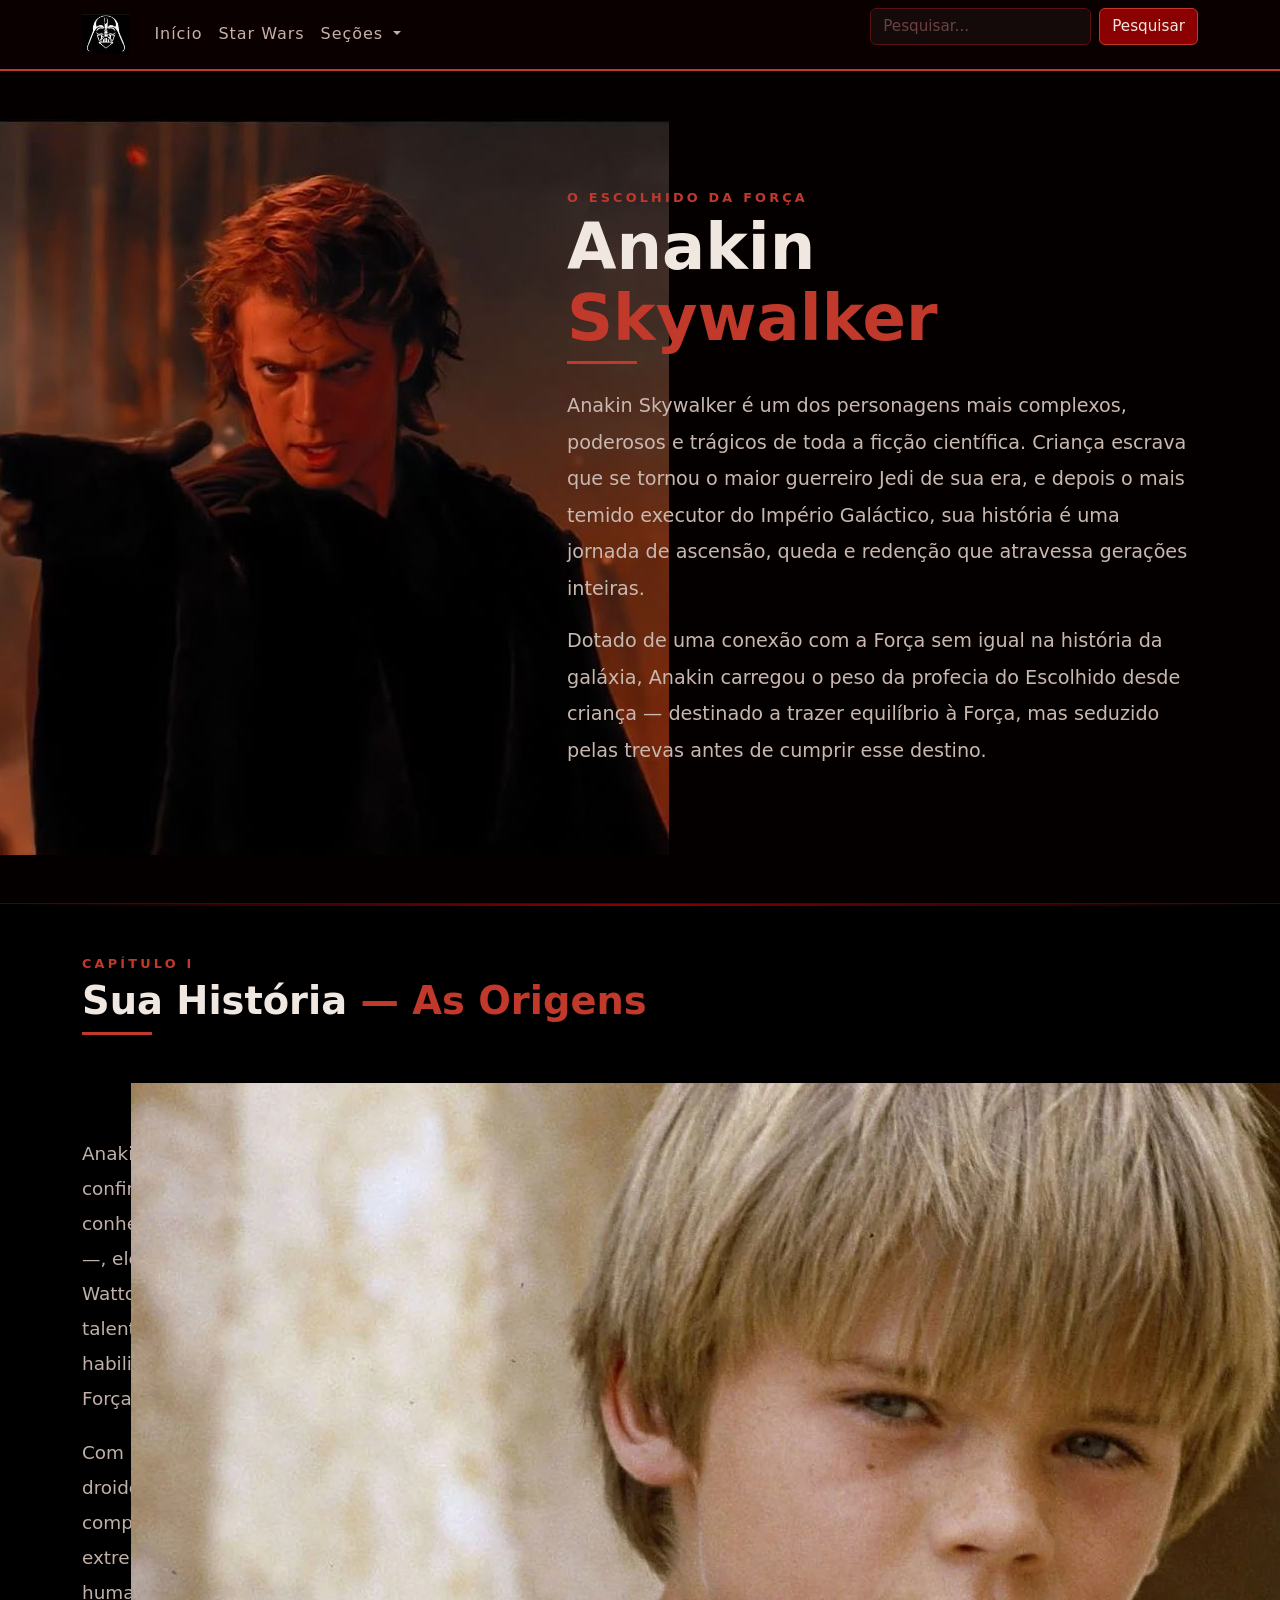
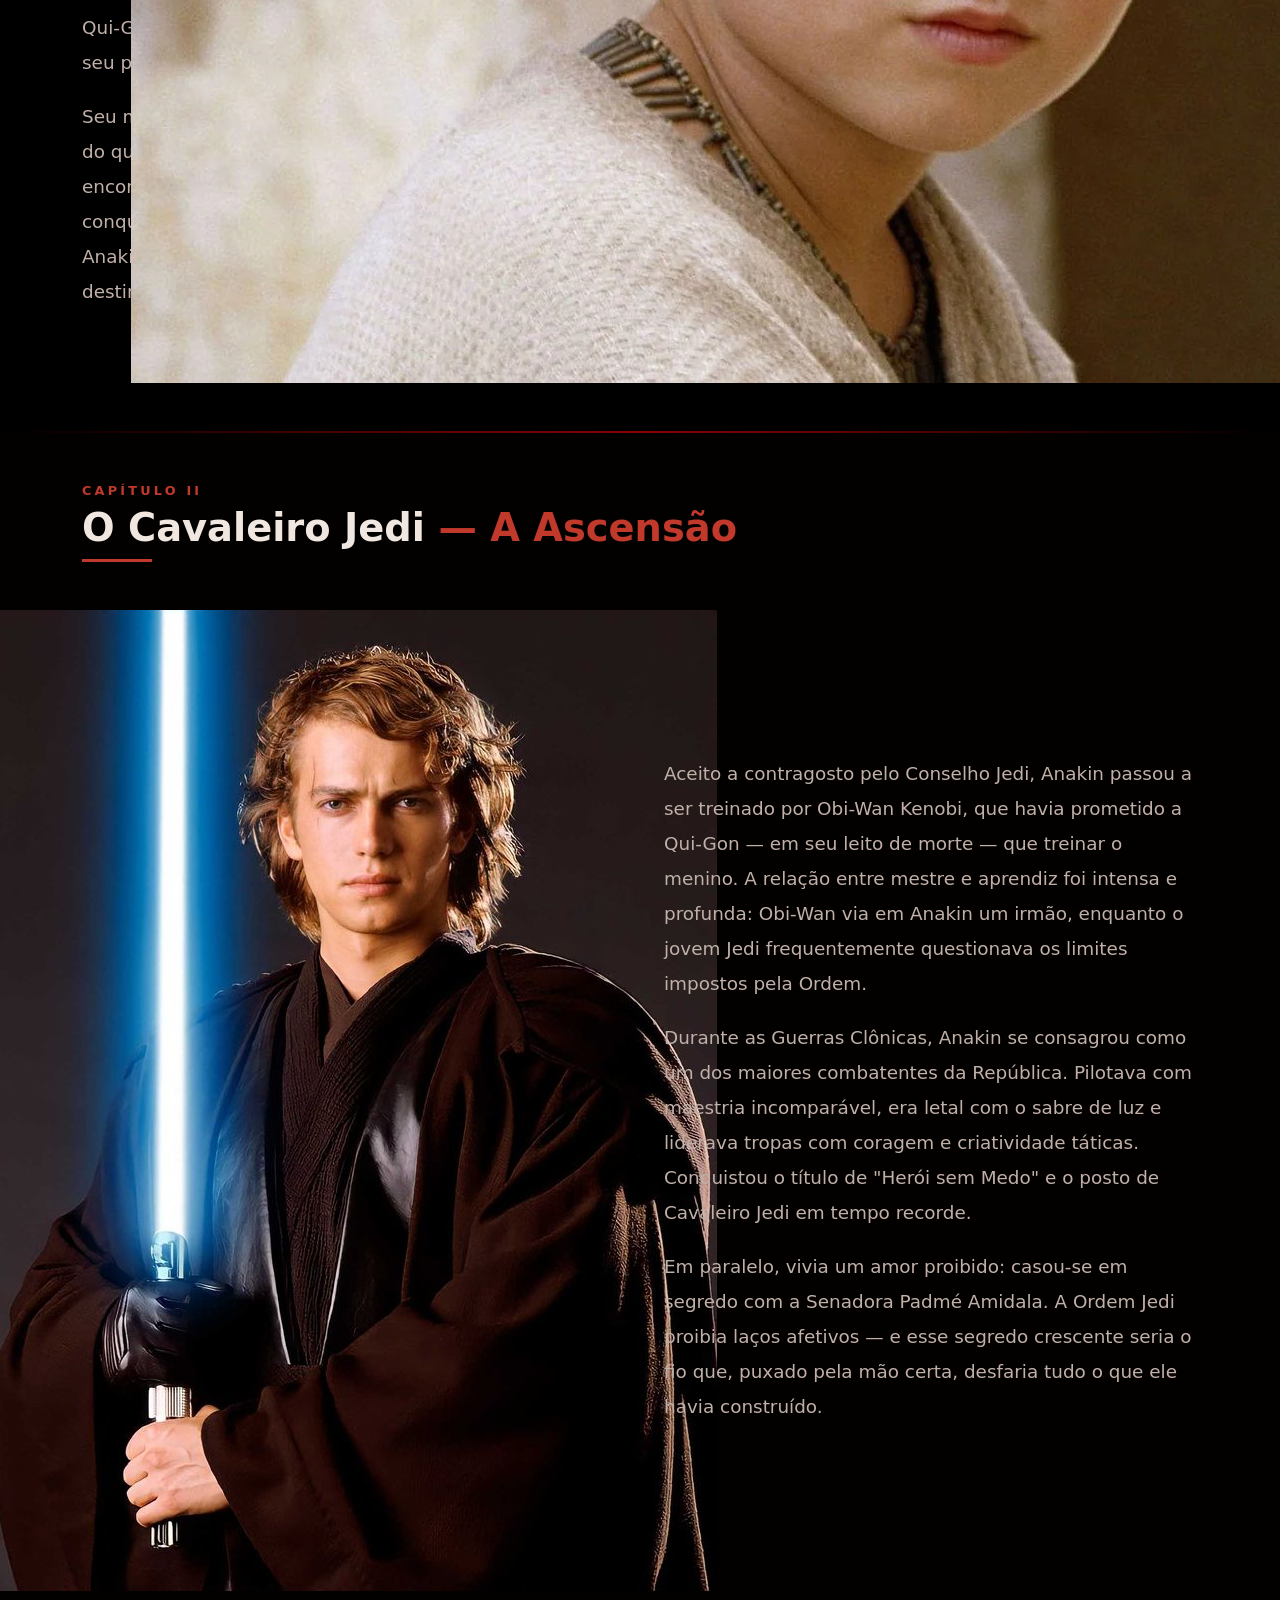
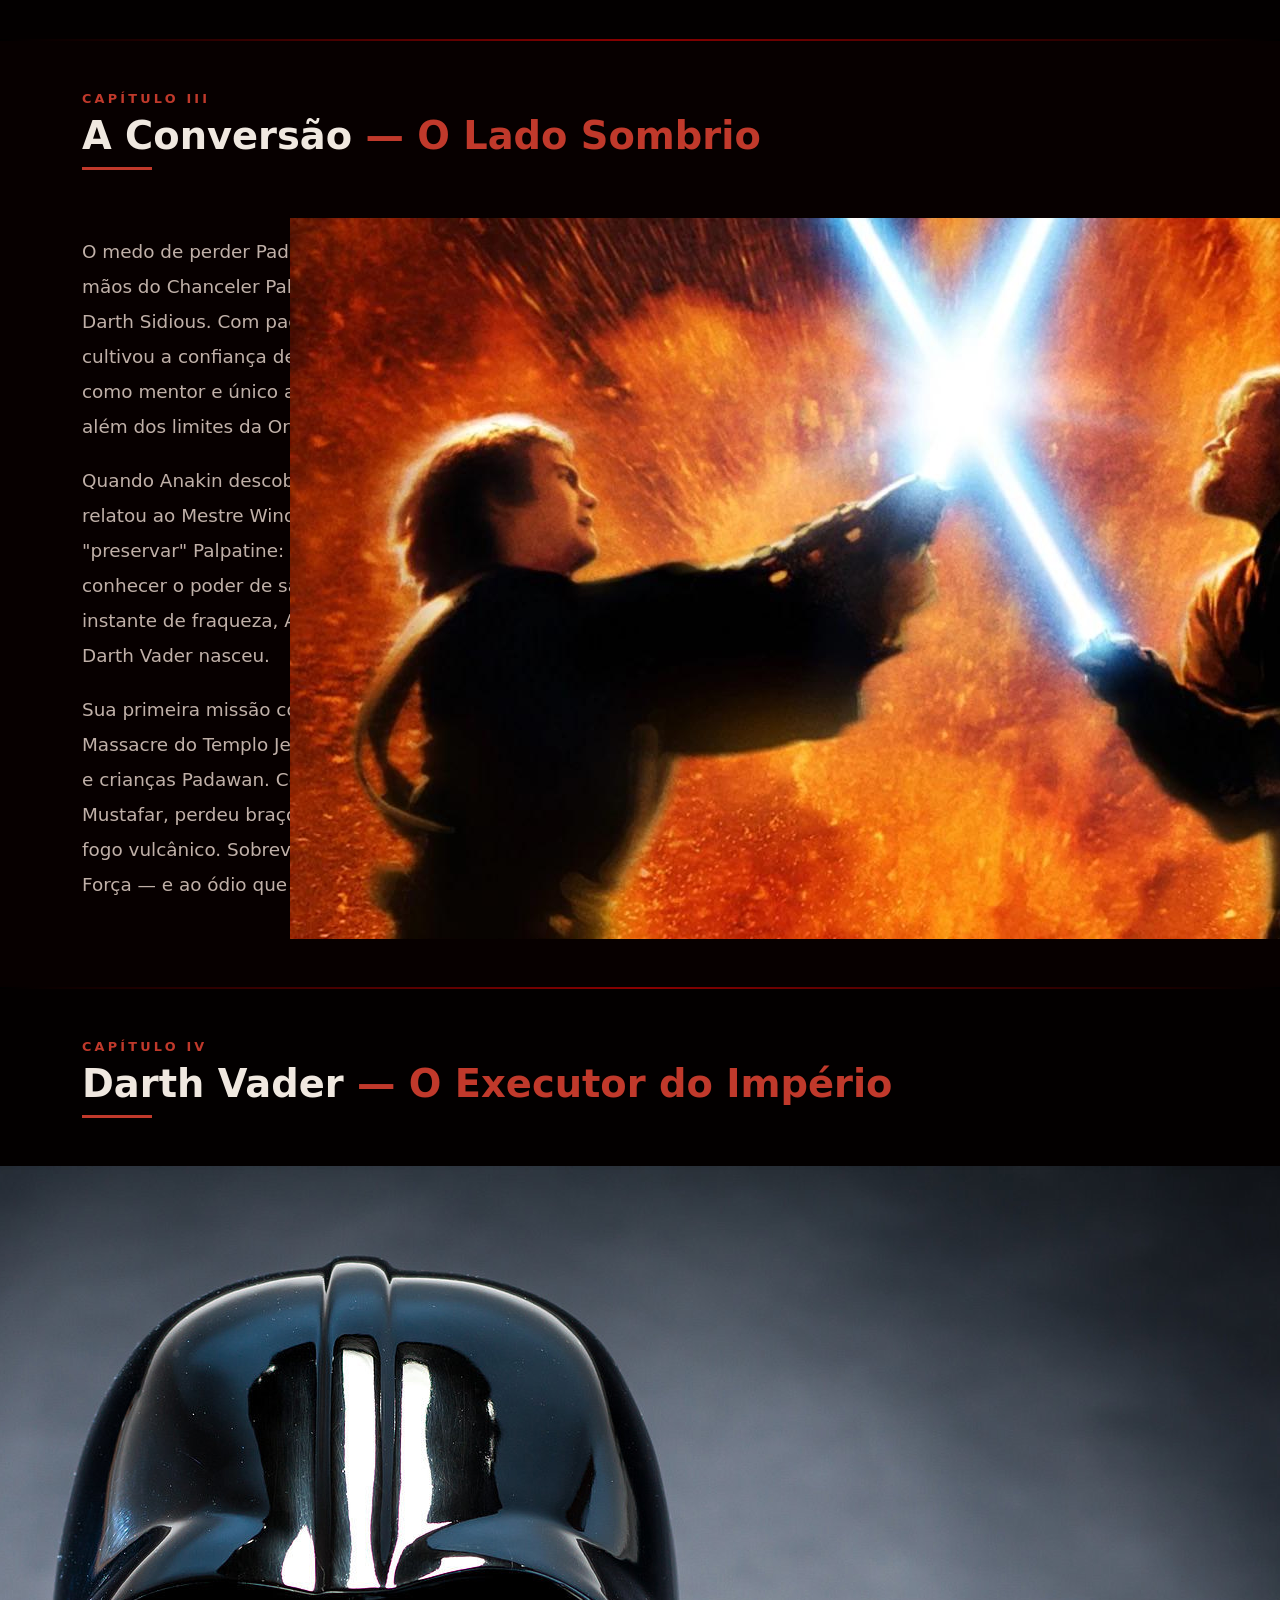
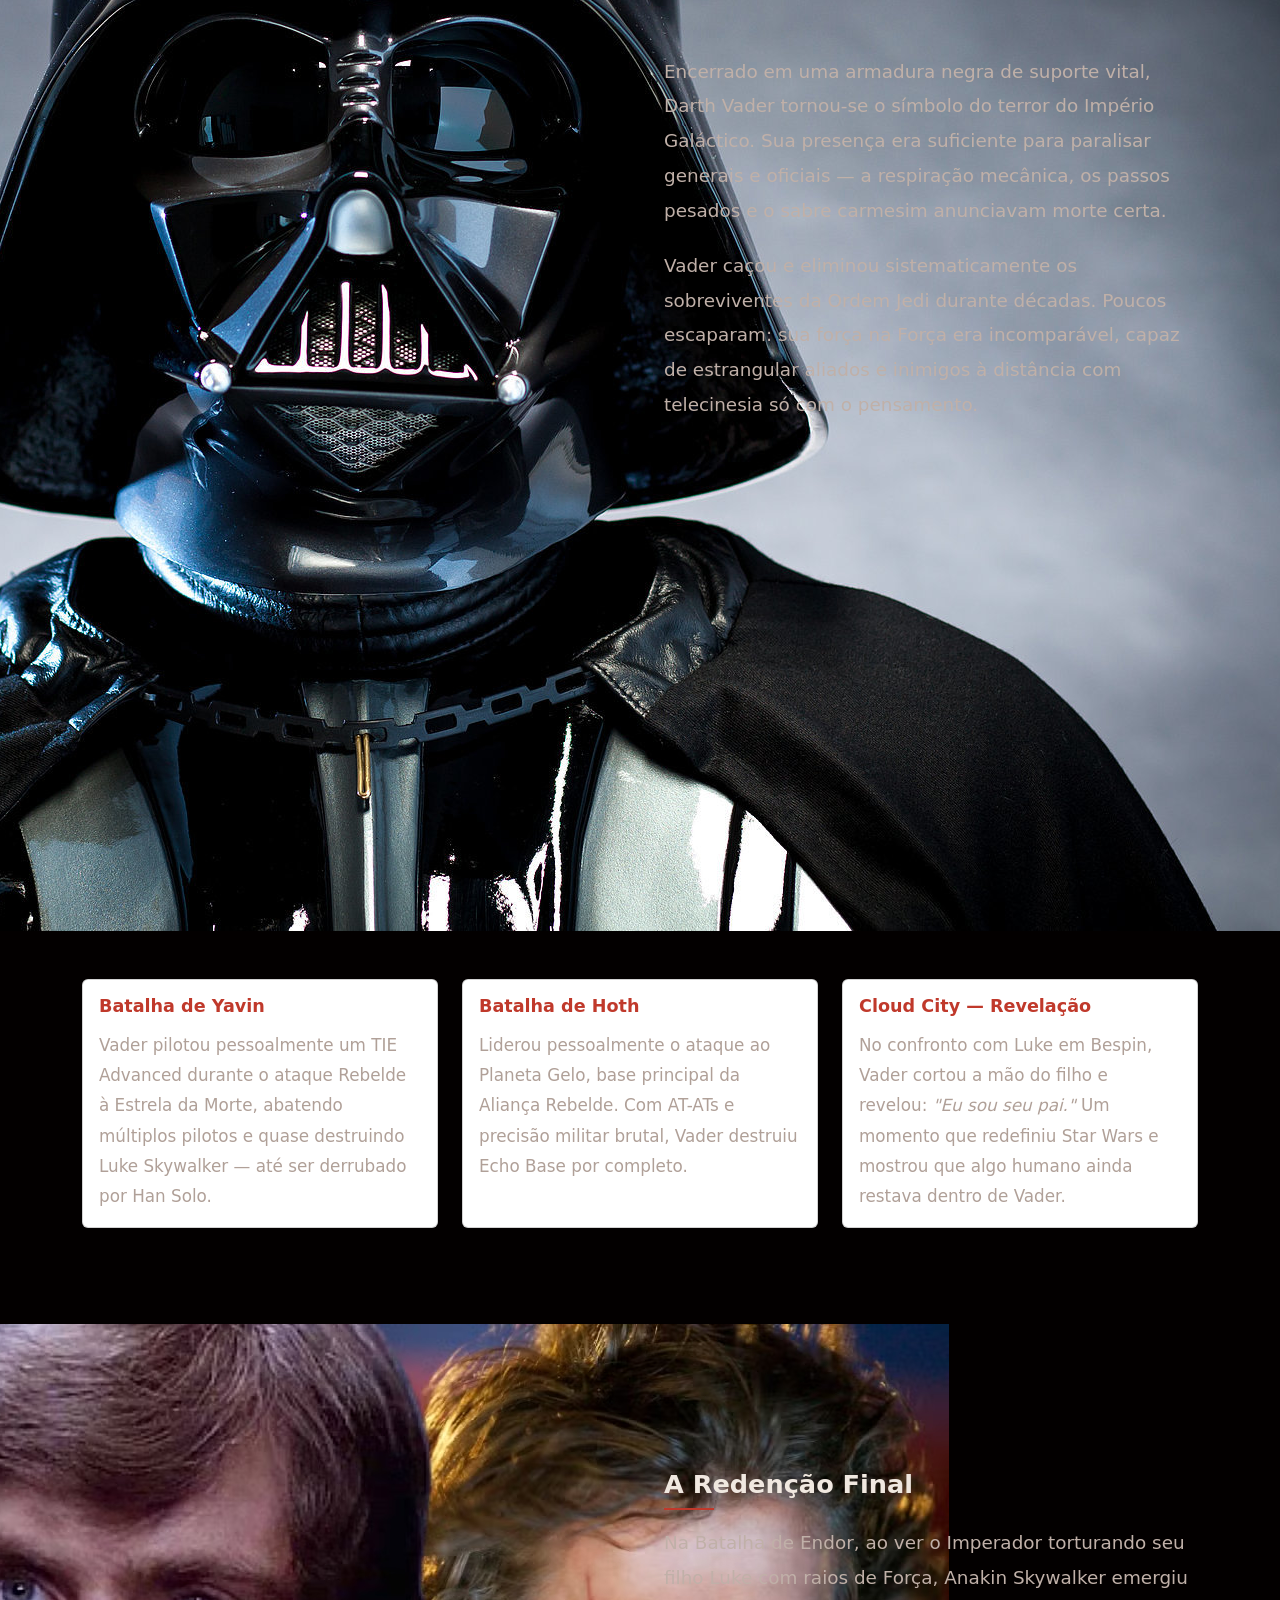
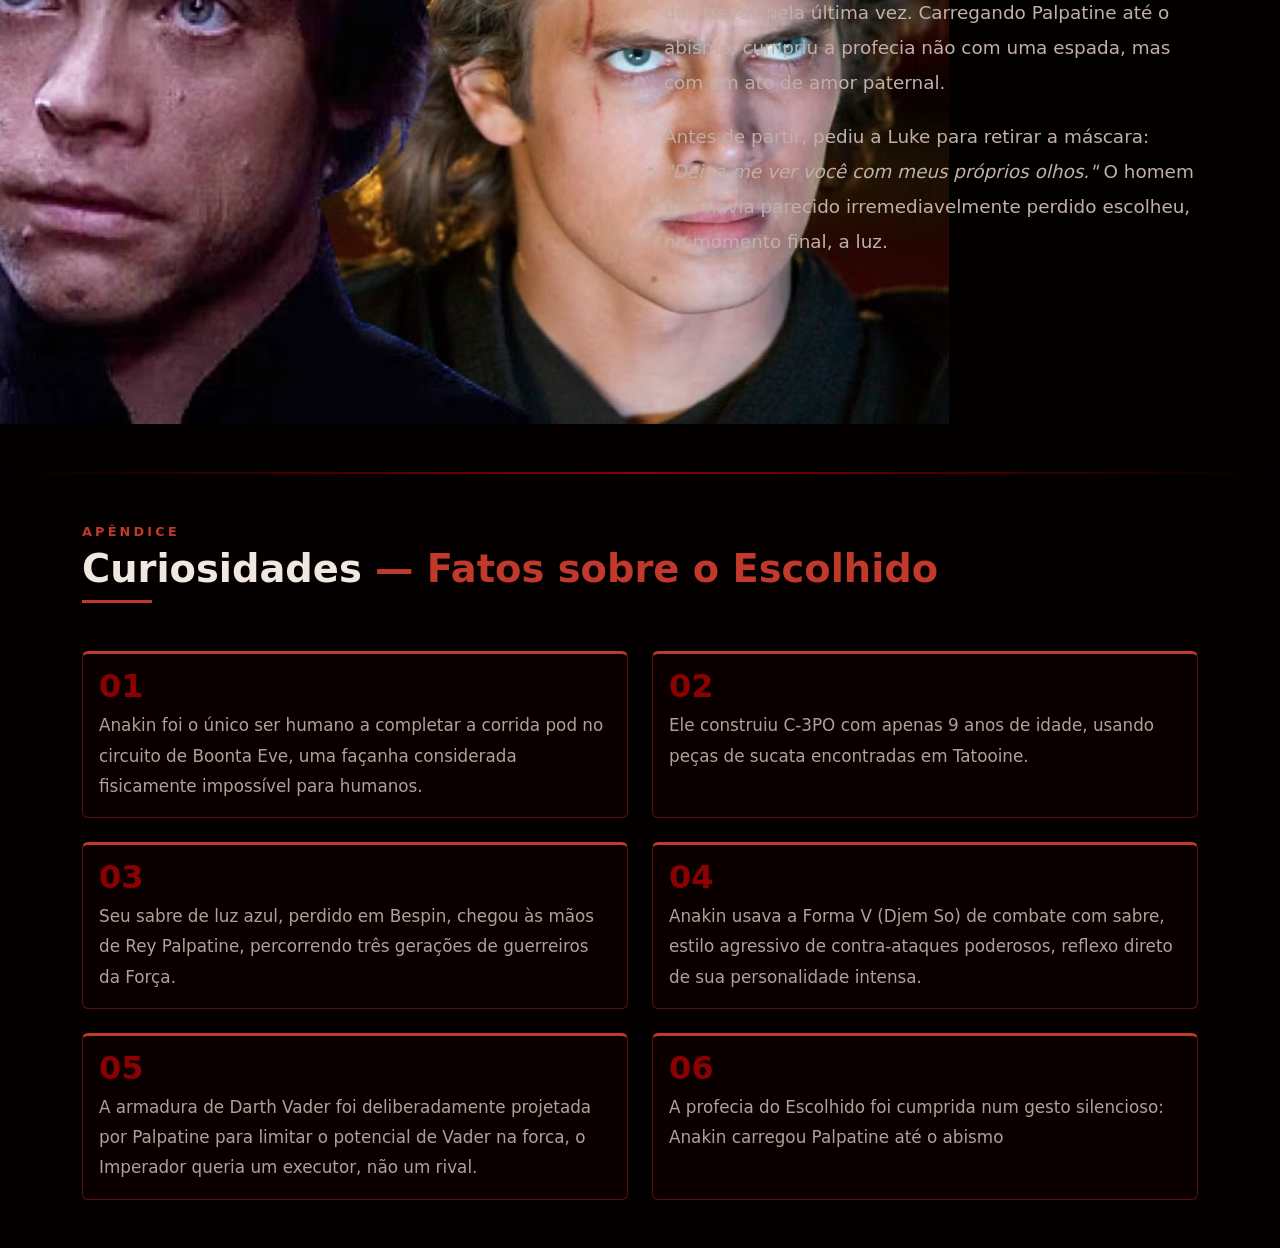
<file: index.html>
<html lang="pt-br">
<head>
    <meta charset="UTF-8">
    <meta name="viewport" content="width=device-width, initial-scale=1.0">
    <title>Anakin Skywalker</title>
    <link href="https://cdn.jsdelivr.net/npm/bootstrap@5.3.8/dist/css/bootstrap.min.css" rel="stylesheet"
        integrity="sha384-sRIl4kxILFvY47J16cr9ZwB07vP4J8+LH7qKQnuqkuIAvNWLzeN8tE5YBujZqJLB" crossorigin="anonymous">
    <link rel="stylesheet" href="style.css">
</head>
<body id="body-main">

    <!-- NAVBAR -->
    <nav class="navbar navbar-expand-lg navbar-dark" id="navbar-main">
        <div class="container">
            <a class="navbar-brand" href="home.html">
                <img class="Imperador" src="assets/download.jpg" alt="Logo" height="40">
            </a>
            <button class="navbar-toggler" type="button" data-bs-toggle="collapse"
                data-bs-target="#navbarContent" aria-controls="navbarContent"
                aria-expanded="false" aria-label="Toggle navigation">
                <span class="navbar-toggler-icon"></span>
            </button>
            <div class="collapse navbar-collapse" id="navbarContent">
                <ul class="navbar-nav me-auto mb-2 mb-lg-0">
                    <li class="nav-item">
                        <a class="nav-link" href="home.html">Início</a>
                    </li>
                    <li class="nav-item">
                        <a class="nav-link" href="#">Star Wars</a>
                    </li>
                    <li class="nav-item dropdown">
                        <a class="nav-link dropdown-toggle" href="#" id="navbarDropdown"
                            role="button" data-bs-toggle="dropdown" aria-expanded="false">
                            Seções
                        </a>
                        <ul class="dropdown-menu" id="dropdown-menu" aria-labelledby="navbarDropdown">
                            <li><a class="dropdown-item" href="presentation.html">Apresentação</a></li>
                            <li><a class="dropdown-item" href="#">Origem</a></li>
                            <li><a class="dropdown-item" href="#">A Queda</a></li>
                            <li><a class="dropdown-item" href="#">Fórum</a></li>
                        </ul>
                    </li>
                </ul>
                <form class="d-flex">
                    <input class="form-control me-2" type="search" placeholder="Pesquisar..." aria-label="Search">
                    <button class="btn" id="btn-search" type="submit">Pesquisar</button>
                </form>
            </div>
        </div>
    </nav>

    <!-- O ESCOLHIDOOOO -->
    <section id="hero" class="py-5">
        <div class="container">
            <div class="row align-items-center g-5">
                <div class="col-md-5 text-center">
                    <div class="img-flex d-flex align-items-center justify-content-center" id="hero-img">
                       <img class="Imperador" src="assets/anakin.bravo.jpg" alt="">
                    </div>
                </div>
                <div class="col-md-7">
                    <p class="section-label">O ESCOLHIDO DA FORÇA</p>
                    <h1 id="hero-title">Anakin<br><span id="hero-surname">Skywalker</span></h1>
                    <div class="red-line mb-4"></div>
                    <p class="lead-text">
                        Anakin Skywalker é um dos personagens mais complexos, poderosos e trágicos de toda a ficção científica.
                        Criança escrava que se tornou o maior guerreiro Jedi de sua era, e depois o mais temido executor do Império Galáctico,
                        sua história é uma jornada de ascensão, queda e redenção que atravessa gerações inteiras.
                    </p>
                    <p class="lead-text">
                        Dotado de uma conexão com a Força sem igual na história da galáxia, Anakin carregou o peso da profecia do Escolhido
                        desde criança — destinado a trazer equilíbrio à Força, mas seduzido pelas trevas antes de cumprir esse destino.
                    </p>
                </div>
            </div>
        </div>
    </section>

    <div class="section-divider"></div>

    <!-- SEÇÃO 1: SUA HISTÓRIA -->
    <section id="historia" class="py-5">
        <div class="container">
            <div class="row mb-4">
                <div class="col-12">
                    <p class="section-label">CAPÍTULO I</p>
                    <h2 class="section-title">Sua História <span class="red-text">— As Origens</span></h2>
                    <div class="red-line mb-4"></div>
                </div>
            </div>
            <div class="row align-items-center g-5">
                <div class="col-md-6">
                    <p class="body-text">
                        Anakin nasceu em Tatooine, um planeta desértico nos confins da Galáxia, filho de Shmi Skywalker.
                        Sem pai conhecido — acredita-se que a própria Força o concebeu —, ele e sua mãe viviam
                        como escravos do Toydarian Watto, em Mos Espa. Desde cedo, Anakin mostrava talentos inexplicáveis:
                        reflexos sobre-humanos, habilidade inata com mecânica e uma sensibilidade à Força que
                        nenhum ser vivo havia demonstrado antes.
                    </p>
                    <p class="body-text">
                        Com apenas nove anos, Anakin já havia construído o droide de protocolo C-3PO a partir de
                        peças de sucata, e competia em corridas de pod — modalidade extremamente perigosa, considerada
                        impossível para humanos. Foi durante a corrida de Boonta Eve que o Jedi Qui-Gon Jinn o
                        descobriu, reconhecendo imediatamente seu potencial extraordinário.
                    </p>
                    <p class="body-text">
                        Seu midichlorian count superava 20.000 por célula, mais do que o próprio Mestre Yoda.
                        Qui-Gon acreditou ter encontrado o Escolhido da antiga profecia Jedi. Após conquistar
                        sua liberdade em uma aposta arriscada, Anakin deixou Tatooine — e sua mãe — rumo a um destino muito maior.
                    </p>
                </div>
                <div class="col-md-6">
                    <div class="img-flex d-flex align-items-center justify-content-center">
                       <img class="Imperador" src="assets/anakin.crianca.webp" alt="">
                    </div>
                </div>
            </div>
        </div>
    </section>

    <div class="section-divider"></div>

    <!-- SEÇÃO 2: O CAVALEIRO JEDI -->
    <section id="jedi" class="py-5">
        <div class="container">
            <div class="row mb-4">
                <div class="col-12">
                    <p class="section-label">CAPÍTULO II</p>
                    <h2 class="section-title">O Cavaleiro Jedi <span class="red-text">— A Ascensão</span></h2>
                    <div class="red-line mb-4"></div>
                </div>
            </div>
            <div class="row align-items-center g-5">
                <div class="col-md-6 order-md-2">
                    <p class="body-text">
                        Aceito a contragosto pelo Conselho Jedi, Anakin passou a ser treinado por Obi-Wan Kenobi,
                        que havia prometido a Qui-Gon — em seu leito de morte — que treinar o menino. A relação entre
                        mestre e aprendiz foi intensa e profunda: Obi-Wan via em Anakin um irmão, enquanto o jovem
                        Jedi frequentemente questionava os limites impostos pela Ordem.
                    </p>
                    <p class="body-text">
                        Durante as Guerras Clônicas, Anakin se consagrou como um dos maiores combatentes da
                        República. Pilotava com maestria incomparável, era letal com o sabre de luz e liderava
                        tropas com coragem e criatividade táticas. Conquistou o título de "Herói sem Medo"
                        e o posto de Cavaleiro Jedi em tempo recorde.
                    </p>
                    <p class="body-text">
                        Em paralelo, vivia um amor proibido: casou-se em segredo com a Senadora Padmé Amidala.
                        A Ordem Jedi proibia laços afetivos — e esse segredo crescente seria o fio que, puxado
                        pela mão certa, desfaria tudo o que ele havia construído.
                    </p>
                </div>
                <div class="col-md-6 order-md-1">
                    <div class="img-flex d-flex align-items-center justify-content-center">
                       <img class="Imperador" src="assets/anakin.jedi.jpg" alt="">
                    </div>
                </div>
            </div>
        </div>
    </section>

    <div class="section-divider"></div>

    <!-- SEÇÃO 3: A QUEDA -->
    <section id="queda" class="py-5">
        <div class="container">
            <div class="row mb-4">
                <div class="col-12">
                    <p class="section-label">CAPÍTULO III</p>
                    <h2 class="section-title">A Conversão <span class="red-text">— O Lado Sombrio</span></h2>
                    <div class="red-line mb-4"></div>
                </div>
            </div>
            <div class="row align-items-center g-5">
                <div class="col-md-6">
                    <p class="body-text">
                        O medo de perder Padmé tornou-se a arma perfeita nas mãos do Chanceler Palpatine,
                        na verdade o Lorde Sith Darth Sidious. Com paciência calculada, Palpatine cultivou
                        a confiança de Anakin por anos, posicionando-se como mentor e único aliado capaz
                        de compreendê-lo além dos limites da Ordem Jedi.
                    </p>
                    <p class="body-text">
                        Quando Anakin descobriu que Palpatine era um Sith, relatou ao Mestre Windu — mas interveio
                        na luta para "preservar" Palpatine: a única pessoa que afirmava conhecer o poder de salvar
                        alguém da morte. Naquele instante de fraqueza, Anakin Skywalker morreu — e Darth Vader nasceu.
                    </p>
                    <p class="body-text">
                        Sua primeira missão como Sith foi devastadora: liderou o Massacre do Templo Jedi,
                        eliminando mestres, cavaleiros e crianças Padawan. Confrontado por Obi-Wan em Mustafar,
                        perdeu braços, pernas e foi consumido pelo fogo vulcânico. Sobreviveu apenas graças
                        ao poder da Força — e ao ódio que agora o sustentava.
                    </p>
                </div>
                <div class="col-md-6">
                    <div class="img-flex d-flex align-items-center justify-content-center">
                      <img class="Imperador" src="assets/a-queda-em-mustafar.jpeg" alt="">
                    </div>
                </div>
            </div>
        </div>
    </section>

    <div class="section-divider"></div>

    <!-- SEÇÃO 4: DARTH VADER -->
    <section id="vader" class="py-5">
        <div class="container">
            <div class="row mb-4">
                <div class="col-12">
                    <p class="section-label">CAPÍTULO IV</p>
                    <h2 class="section-title">Darth Vader <span class="red-text">— O Executor do Império</span></h2>
                    <div class="red-line mb-4"></div>
                </div>
            </div>
            <div class="row align-items-center g-5 mb-5">
                <div class="col-md-6 order-md-2">
                    <p class="body-text">
                        Encerrado em uma armadura negra de suporte vital, Darth Vader tornou-se o símbolo do terror
                        do Império Galáctico. Sua presença era suficiente para paralisar generais e oficiais —
                        a respiração mecânica, os passos pesados e o sabre carmesim anunciavam morte certa.
                    </p>
                    <p class="body-text">
                        Vader caçou e eliminou sistematicamente os sobreviventes da Ordem Jedi durante décadas.
                        Poucos escaparam: sua força na Força era incomparável, capaz de estrangular aliados
                        e inimigos à distância com telecinesia só com o pensamento.
                    </p>
                </div>
                <div class="col-md-6 order-md-1">
                    <div class="img-flex d-flex align-items-center justify-content-center">
                        <img class="Imperador" src="assets/darth.vader.jpg" alt="darth vader malvadao">
                    </div>
                </div>
            </div>

            <div class="row g-4">
                <div class="col-md-4">
                    <div class="card h-100" id="card-obra1">
                        <div class="card-body">
                            <h5 class="card-title card-title-red">Batalha de Yavin</h5>
                            <p class="card-text card-body-text">
                                Vader pilotou pessoalmente um TIE Advanced durante o ataque Rebelde à Estrela da Morte,
                                abatendo múltiplos pilotos e quase destruindo Luke Skywalker — até ser derrubado por Han Solo.
                            </p>
                        </div>
                    </div>
                </div>
                <div class="col-md-4">
                    <div class="card h-100" id="card-obra2">
                        <div class="card-body">
                            <h5 class="card-title card-title-red">Batalha de Hoth</h5>
                            <p class="card-text card-body-text">
                                Liderou pessoalmente o ataque ao Planeta Gelo, base principal da Aliança Rebelde.
                                Com AT-ATs e precisão militar brutal, Vader destruiu Echo Base por completo.
                            </p>
                        </div>
                    </div>
                </div>
                <div class="col-md-4">
                    <div class="card h-100" id="card-obra3">
                        <div class="card-body">
                            <h5 class="card-title card-title-red">Cloud City — Revelação</h5>
                            <p class="card-text card-body-text">
                                No confronto com Luke em Bespin, Vader cortou a mão do filho e revelou:
                                <em>"Eu sou seu pai."</em> Um momento que redefiniu Star Wars e mostrou que
                                algo humano ainda restava dentro de Vader.
                            </p>
                        </div>
                    </div>
                </div>
            </div>

            <div class="row mt-5 align-items-center g-5">
                <div class="col-md-6">
                    <div class="img-flex d-flex align-items-center justify-content-center">
                       <img class="Imperador" src="assets/amigos-inimigos.avif" alt="">
                    </div>
                </div>
                <div class="col-md-6">
                    <h4 class="subsection-title">A Redenção Final</h4>
                    <div class="red-line-sm mb-3"></div>
                    <p class="body-text">
                        Na Batalha de Endor, ao ver o Imperador torturando seu filho Luke com raios de Força,
                        Anakin Skywalker emergiu das trevas pela última vez. Carregando Palpatine até o abismo,
                        cumpriu a profecia não com uma espada, mas com um ato de amor paternal.
                    </p>
                    <p class="body-text">
                        Antes de partir, pediu a Luke para retirar a máscara: <em>"Deixa-me ver você com meus
                        próprios olhos."</em> O homem que havia parecido irremediavelmente perdido escolheu,
                        no momento final, a luz.
                    </p>
                </div>
            </div>
        </div>
    </section>

    <div class="section-divider"></div>

    <!-- SEÇÃO 5: CURIOSIDADES -->
    <section id="curiosidades" class="py-5">
        <div class="container">
            <div class="row mb-4">
                <div class="col-12">
                    <p class="section-label">APÊNDICE</p>
                    <h2 class="section-title">Curiosidades <span class="red-text">— Fatos sobre o Escolhido</span></h2>
                    <div class="red-line mb-4"></div>
                </div>
            </div>
            <div class="row g-4">
                <div class="col-md-6">
                    <div class="card h-100 curio-card">
                        <div class="card-body">
                            <h6 class="curio-number">01</h6>
                            <p class="card-text card-body-text">
                                Anakin foi o único ser humano a completar a corrida pod no circuito de Boonta Eve,
                                uma façanha considerada fisicamente impossível para humanos.
                            </p>
                        </div>
                    </div>
                </div>
                <div class="col-md-6">
                    <div class="card h-100 curio-card">
                        <div class="card-body">
                            <h6 class="curio-number">02</h6>
                            <p class="card-text card-body-text">
                                Ele construiu C-3PO com apenas 9 anos de idade, usando peças de sucata encontradas
                                em Tatooine.
                            </p>
                        </div>
                    </div>
                </div>
                <div class="col-md-6">
                    <div class="card h-100 curio-card">
                        <div class="card-body">
                            <h6 class="curio-number">03</h6>
                            <p class="card-text card-body-text">
                                Seu sabre de luz azul, perdido em Bespin, chegou às mãos de Rey Palpatine,
                                percorrendo três gerações de guerreiros da Força.
                            </p>
                        </div>
                    </div>
                </div>
                <div class="col-md-6">
                    <div class="card h-100 curio-card">
                        <div class="card-body">
                            <h6 class="curio-number">04</h6>
                            <p class="card-text card-body-text">
                                Anakin usava a Forma V (Djem So) de combate com sabre, estilo agressivo de
                                contra-ataques poderosos, reflexo direto de sua personalidade intensa.
                            </p>
                        </div>
                    </div>
                </div>
                <div class="col-md-6">
                    <div class="card h-100 curio-card">
                        <div class="card-body">
                            <h6 class="curio-number">05</h6>
                            <p class="card-text card-body-text">
                                A armadura de Darth Vader foi deliberadamente projetada por Palpatine para limitar
                                o potencial de Vader na forca, o Imperador queria um executor, não um rival.
                            </p>
                        </div>
                    </div>
                </div>
                <div class="col-md-6">
                    <div class="card h-100 curio-card">
                        <div class="card-body">
                            <h6 class="curio-number">06</h6>
                            <p class="card-text card-body-text">
                                A profecia do Escolhido foi cumprida num gesto silencioso: Anakin carregou Palpatine
                                até o abismo
                            </p>
                        </div>
                    </div>
                </div>
            </div>
        </div>
    </section>

    <script src="https://cdn.jsdelivr.net/npm/bootstrap@5.0.2/dist/js/bootstrap.bundle.min.js"
        integrity="sha384-MrcW6ZMFYlzcLA8Nl+NtUVF0sA7MsXsP1UyJoMp4YLEuNSfAP+JcXn/tWtIaxVXM"
        crossorigin="anonymous"></script>
    <script src="scripts/script.js"></script>
</body>
</html>
</file>
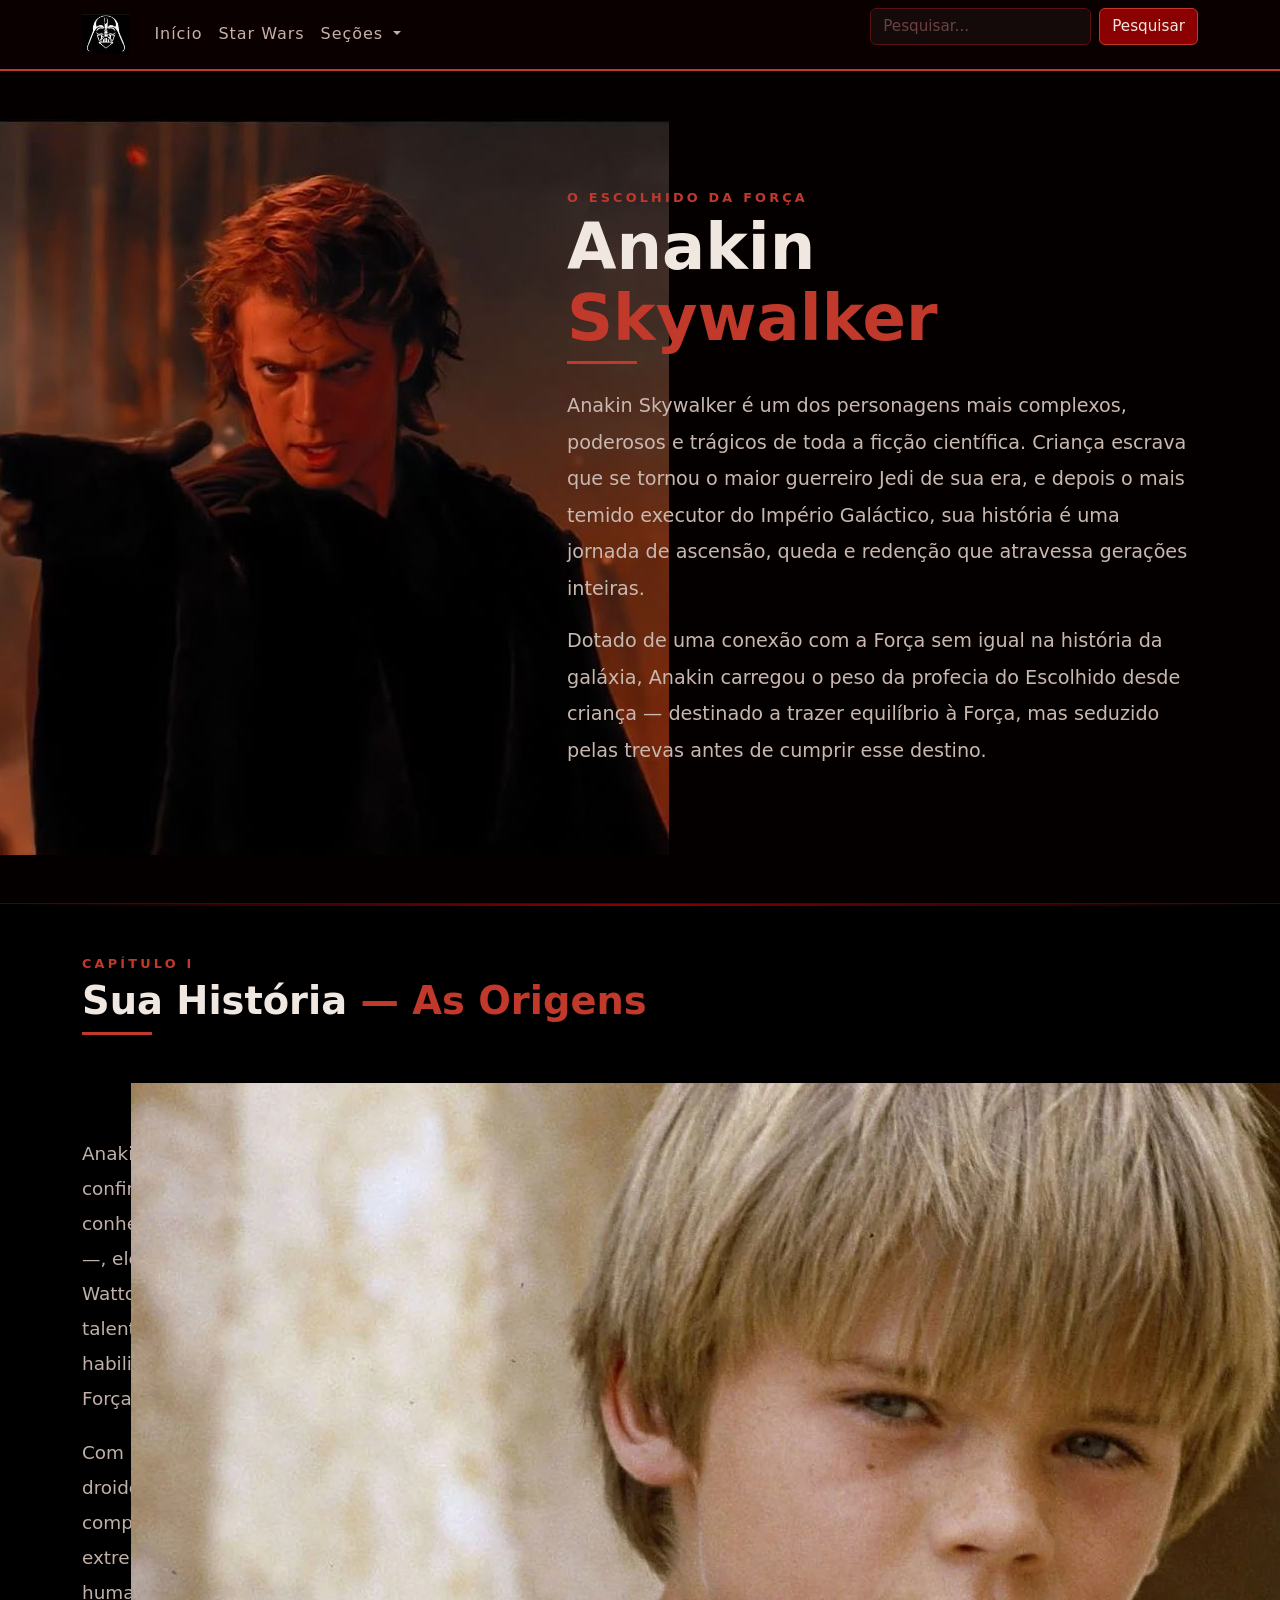
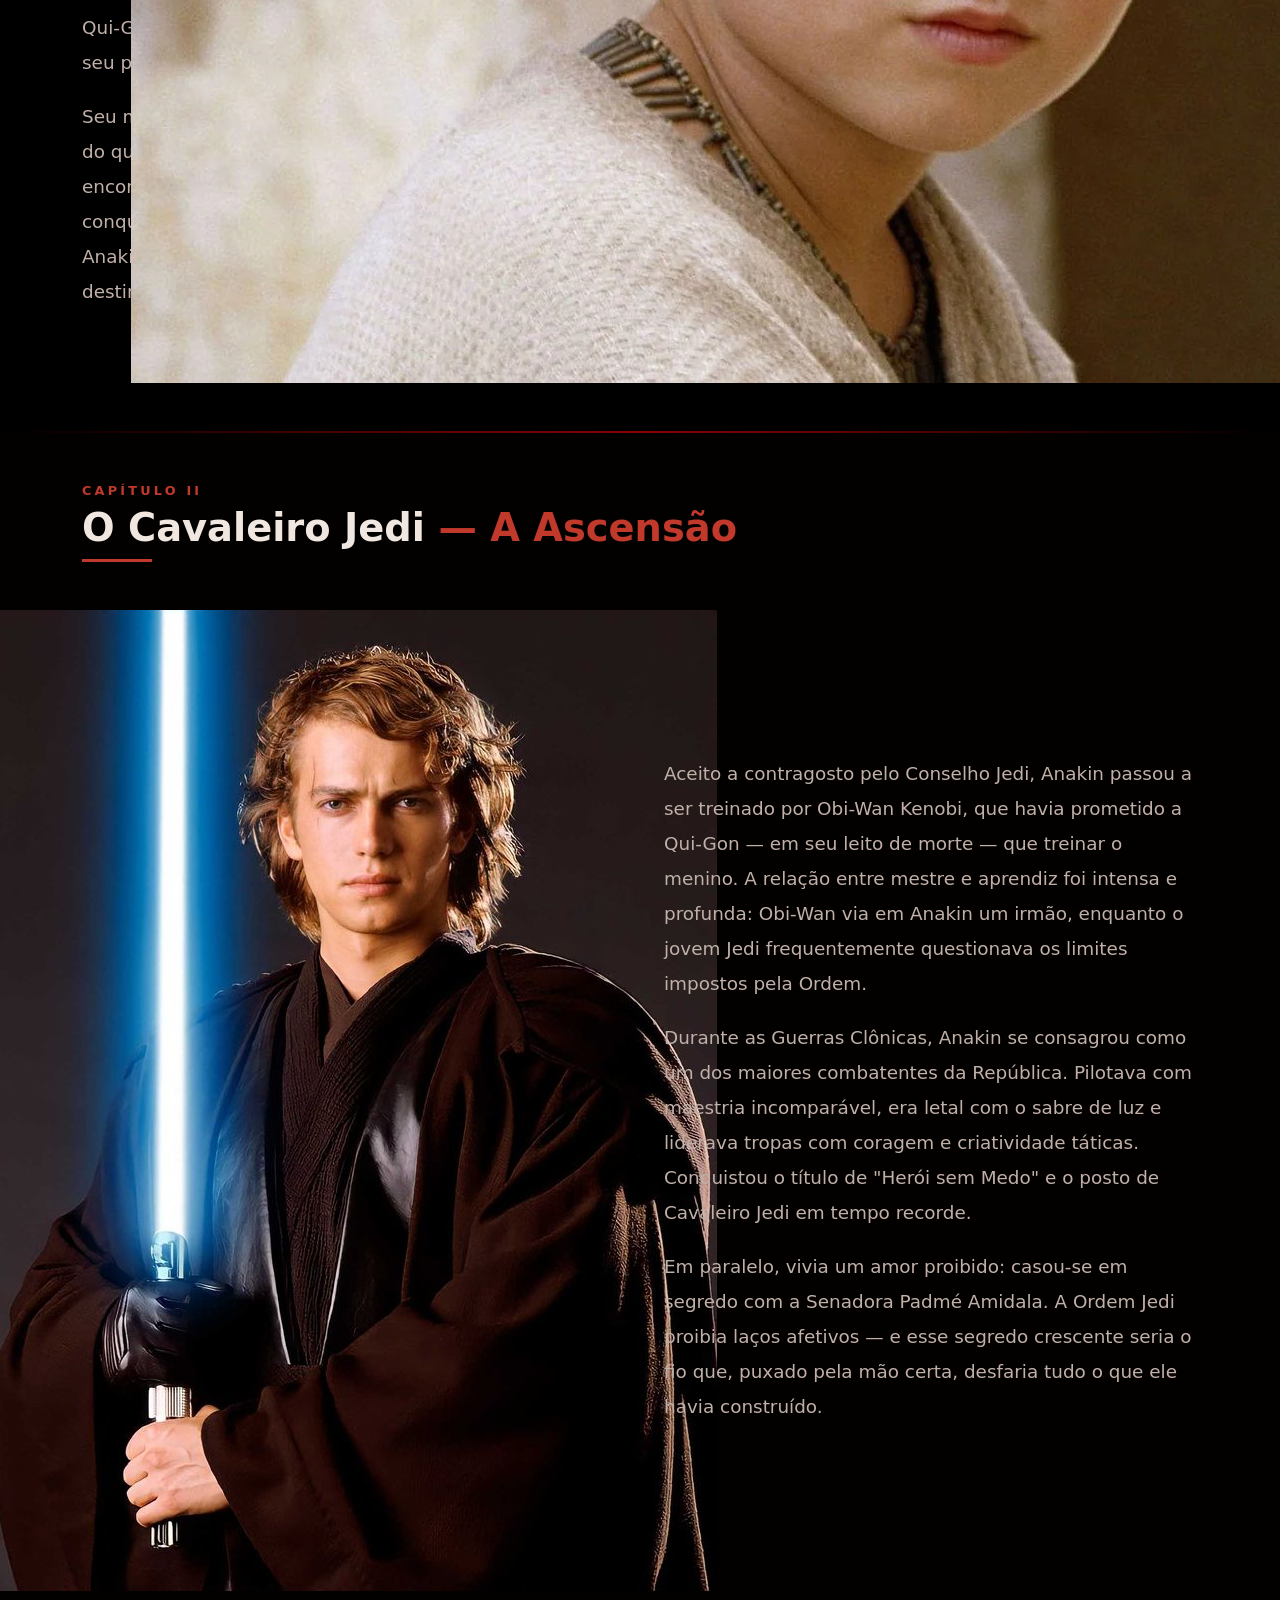
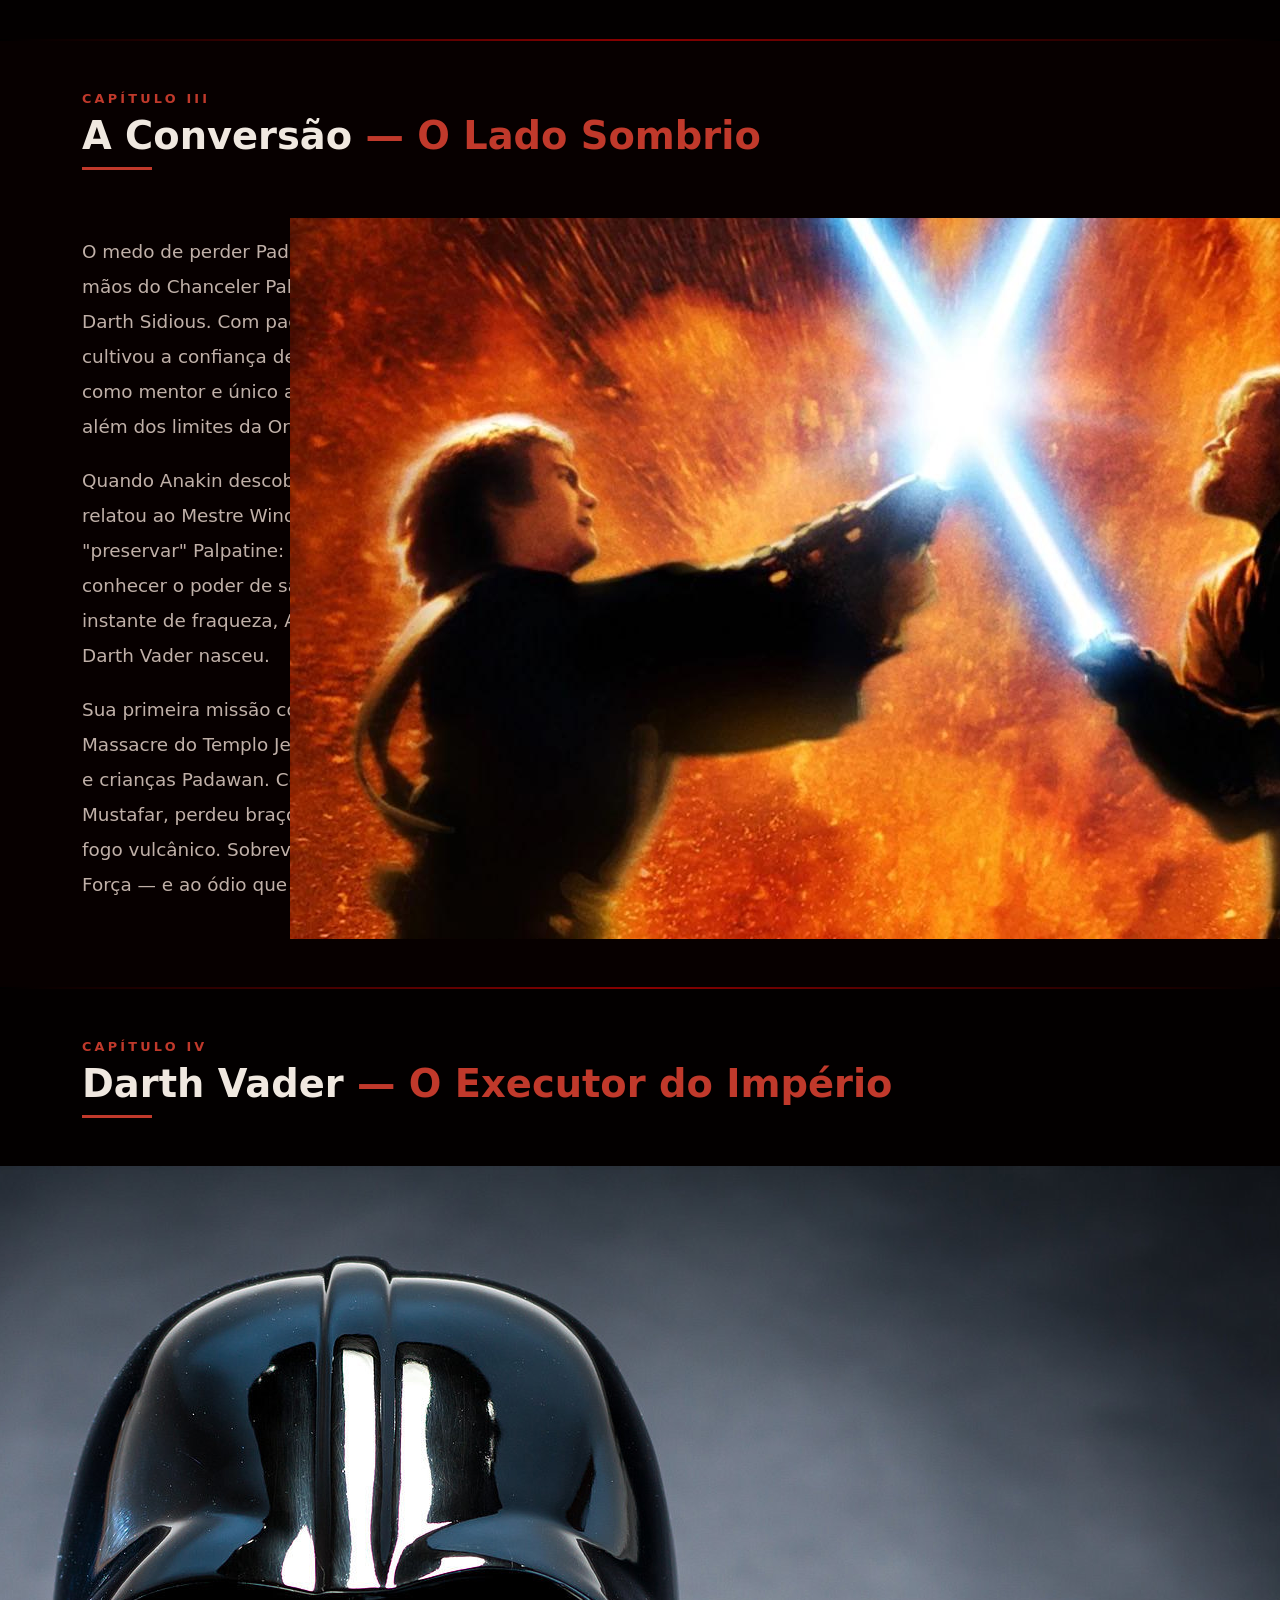
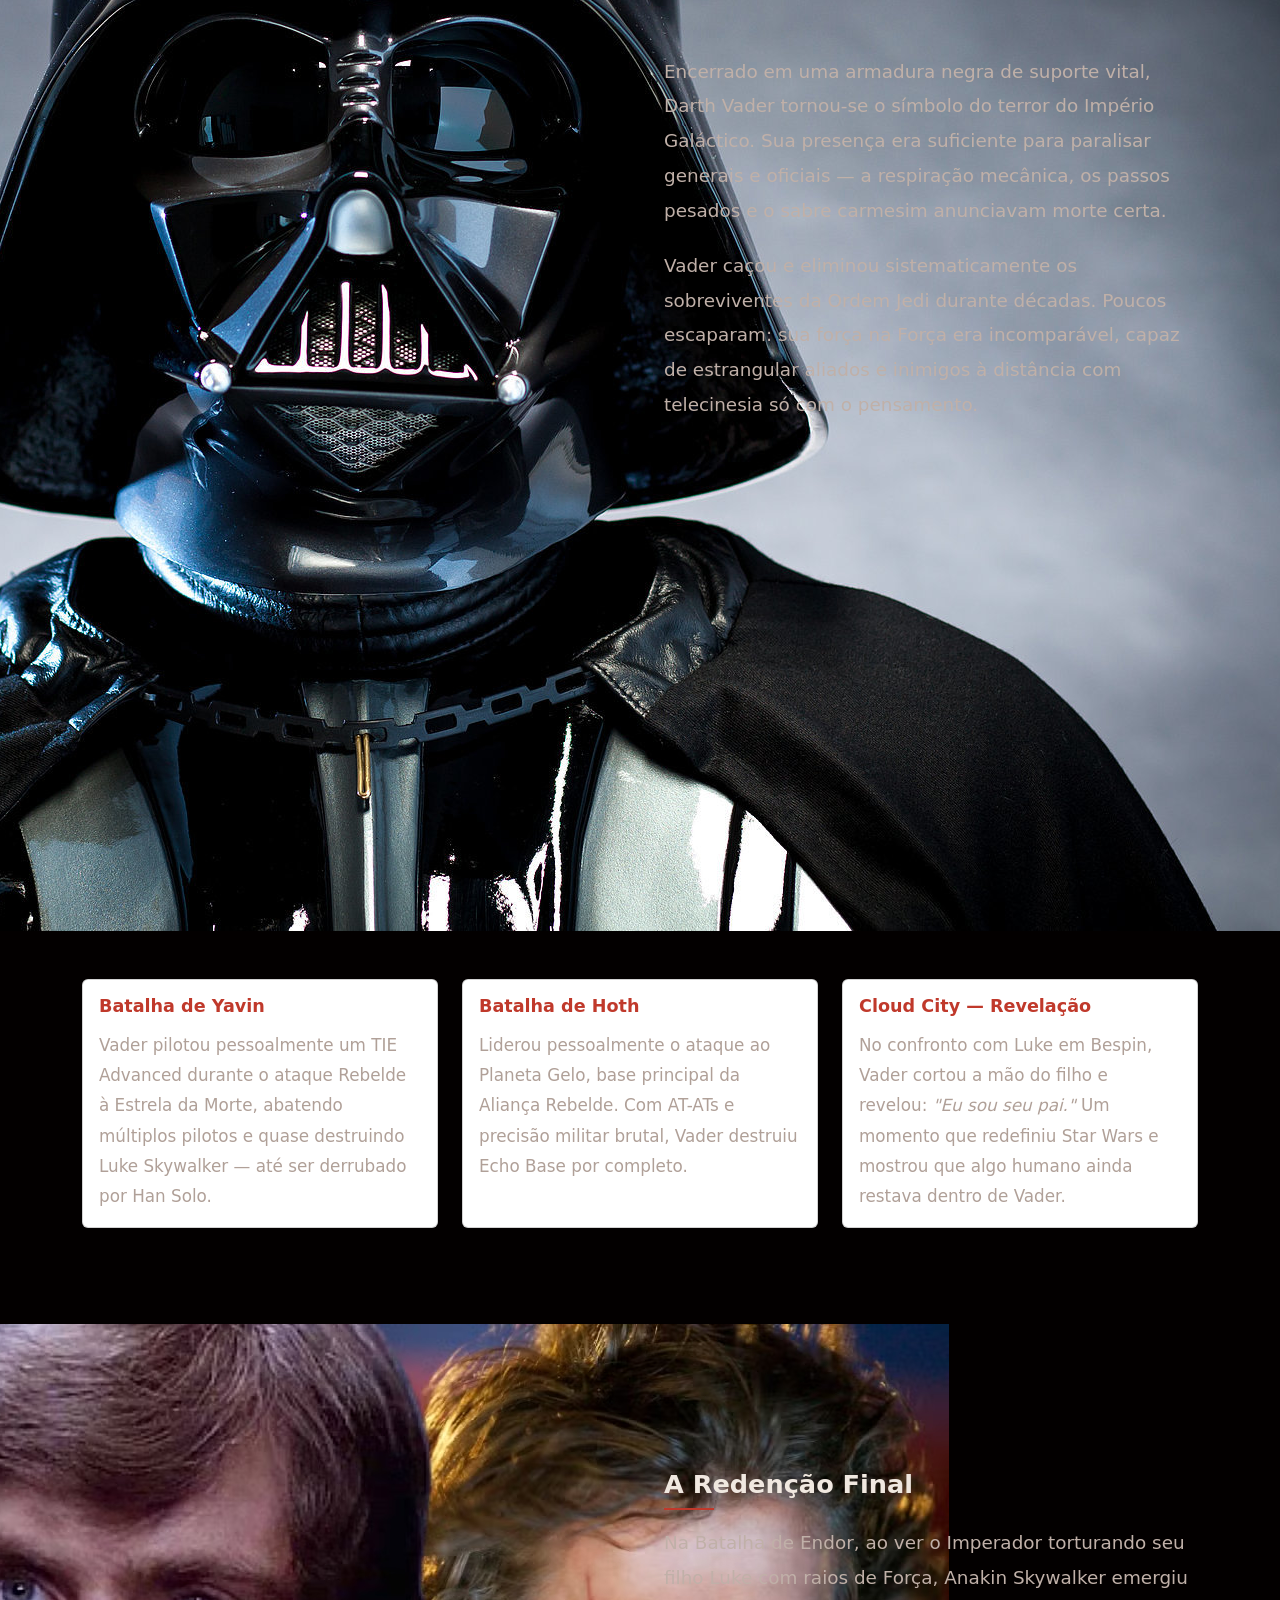
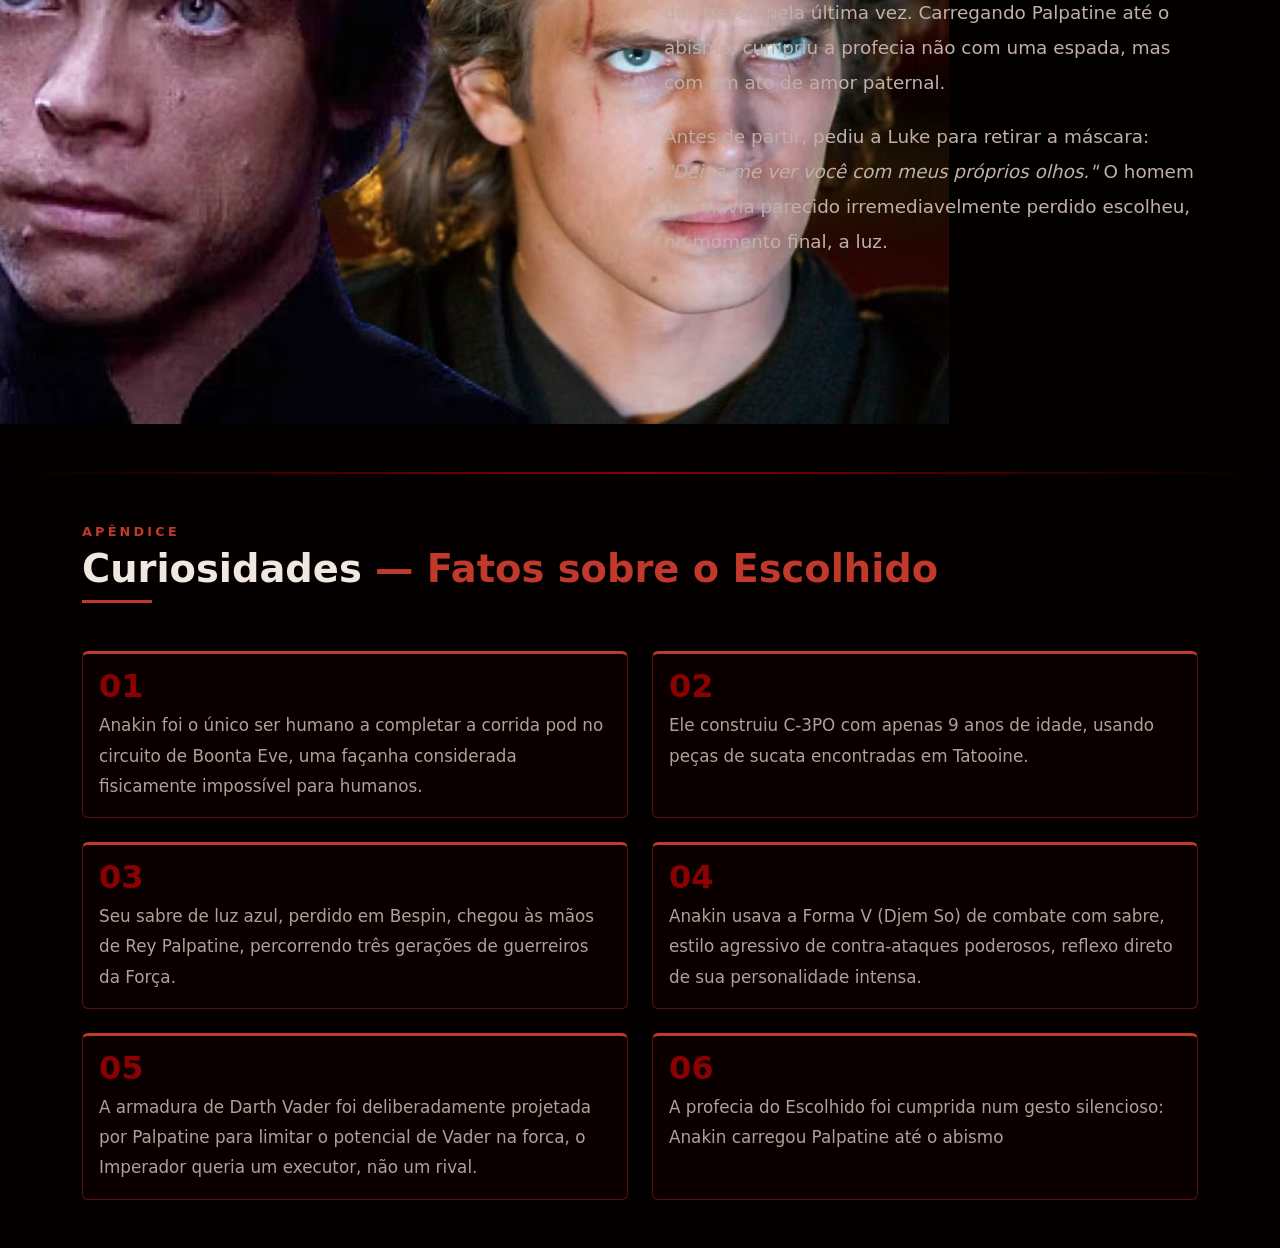
<file: home.html>
<html lang="pt-br">
<head>
    <meta charset="UTF-8">
    <meta name="viewport" content="width=device-width, initial-scale=1.0">
    <title>Anakin Skywalker</title>
    <link href="https://cdn.jsdelivr.net/npm/bootstrap@5.3.8/dist/css/bootstrap.min.css" rel="stylesheet"
        integrity="sha384-sRIl4kxILFvY47J16cr9ZwB07vP4J8+LH7qKQnuqkuIAvNWLzeN8tE5YBujZqJLB" crossorigin="anonymous">
    <link rel="stylesheet" href="style.css">
</head>
<body id="body-main">

    <!-- NAVBAR -->
    <nav class="navbar navbar-expand-lg navbar-dark" id="navbar-main">
        <div class="container">
            <a class="navbar-brand" href="home.html">
                <img src="assets/download.jpg" alt="Logo" height="40">
            </a>
            <button class="navbar-toggler" type="button" data-bs-toggle="collapse"
                data-bs-target="#navbarContent" aria-controls="navbarContent"
                aria-expanded="false" aria-label="Toggle navigation">
                <span class="navbar-toggler-icon"></span>
            </button>
            <div class="collapse navbar-collapse" id="navbarContent">
                <ul class="navbar-nav me-auto mb-2 mb-lg-0">
                    <li class="nav-item">
                        <a class="nav-link" href="home.html">Início</a>
                    </li>
                    <li class="nav-item">
                        <a class="nav-link" href="#">Star Wars</a>
                    </li>
                    <li class="nav-item dropdown">
                        <a class="nav-link dropdown-toggle" href="#" id="navbarDropdown"
                            role="button" data-bs-toggle="dropdown" aria-expanded="false">
                            Seções
                        </a>
                        <ul class="dropdown-menu" id="dropdown-menu" aria-labelledby="navbarDropdown">
                            <li><a class="dropdown-item" href="presentation.html">Apresentação</a></li>
                            <li><a class="dropdown-item" href="#">Origem</a></li>
                            <li><a class="dropdown-item" href="#">A Queda</a></li>
                            <li><a class="dropdown-item" href="#">Fórum</a></li>
                        </ul>
                    </li>
                </ul>
                <form class="d-flex">
                    <input class="form-control me-2" type="search" placeholder="Pesquisar..." aria-label="Search">
                    <button class="btn" id="btn-search" type="submit">Pesquisar</button>
                </form>
            </div>
        </div>
    </nav>

    <!-- O ESCOLHIDOOOO -->
    <section id="hero" class="py-5">
        <div class="container">
            <div class="row align-items-center g-5">
                <div class="col-md-5 text-center">
                    <div class="img-flex d-flex align-items-center justify-content-center" id="hero-img">
                       <img src="assets/anakin.bravo.jpg" alt="">
                    </div>
                </div>
                <div class="col-md-7">
                    <p class="section-label">O ESCOLHIDO DA FORÇA</p>
                    <h1 id="hero-title">Anakin<br><span id="hero-surname">Skywalker</span></h1>
                    <div class="red-line mb-4"></div>
                    <p class="lead-text">
                        Anakin Skywalker é um dos personagens mais complexos, poderosos e trágicos de toda a ficção científica.
                        Criança escrava que se tornou o maior guerreiro Jedi de sua era, e depois o mais temido executor do Império Galáctico,
                        sua história é uma jornada de ascensão, queda e redenção que atravessa gerações inteiras.
                    </p>
                    <p class="lead-text">
                        Dotado de uma conexão com a Força sem igual na história da galáxia, Anakin carregou o peso da profecia do Escolhido
                        desde criança — destinado a trazer equilíbrio à Força, mas seduzido pelas trevas antes de cumprir esse destino.
                    </p>
                </div>
            </div>
        </div>
    </section>

    <div class="section-divider"></div>

    <!-- SEÇÃO 1: SUA HISTÓRIA -->
    <section id="historia" class="py-5">
        <div class="container">
            <div class="row mb-4">
                <div class="col-12">
                    <p class="section-label">CAPÍTULO I</p>
                    <h2 class="section-title">Sua História <span class="red-text">— As Origens</span></h2>
                    <div class="red-line mb-4"></div>
                </div>
            </div>
            <div class="row align-items-center g-5">
                <div class="col-md-6">
                    <p class="body-text">
                        Anakin nasceu em Tatooine, um planeta desértico nos confins da Galáxia, filho de Shmi Skywalker.
                        Sem pai conhecido — acredita-se que a própria Força o concebeu —, ele e sua mãe viviam
                        como escravos do Toydarian Watto, em Mos Espa. Desde cedo, Anakin mostrava talentos inexplicáveis:
                        reflexos sobre-humanos, habilidade inata com mecânica e uma sensibilidade à Força que
                        nenhum ser vivo havia demonstrado antes.
                    </p>
                    <p class="body-text">
                        Com apenas nove anos, Anakin já havia construído o droide de protocolo C-3PO a partir de
                        peças de sucata, e competia em corridas de pod — modalidade extremamente perigosa, considerada
                        impossível para humanos. Foi durante a corrida de Boonta Eve que o Jedi Qui-Gon Jinn o
                        descobriu, reconhecendo imediatamente seu potencial extraordinário.
                    </p>
                    <p class="body-text">
                        Seu midichlorian count superava 20.000 por célula, mais do que o próprio Mestre Yoda.
                        Qui-Gon acreditou ter encontrado o Escolhido da antiga profecia Jedi. Após conquistar
                        sua liberdade em uma aposta arriscada, Anakin deixou Tatooine — e sua mãe — rumo a um destino muito maior.
                    </p>
                </div>
                <div class="col-md-6">
                    <div class="img-flex d-flex align-items-center justify-content-center">
                       <img src="assets/anakin.crianca.webp" alt="">
                    </div>
                </div>
            </div>
        </div>
    </section>

    <div class="section-divider"></div>

    <!-- SEÇÃO 2: O CAVALEIRO JEDI -->
    <section id="jedi" class="py-5">
        <div class="container">
            <div class="row mb-4">
                <div class="col-12">
                    <p class="section-label">CAPÍTULO II</p>
                    <h2 class="section-title">O Cavaleiro Jedi <span class="red-text">— A Ascensão</span></h2>
                    <div class="red-line mb-4"></div>
                </div>
            </div>
            <div class="row align-items-center g-5">
                <div class="col-md-6 order-md-2">
                    <p class="body-text">
                        Aceito a contragosto pelo Conselho Jedi, Anakin passou a ser treinado por Obi-Wan Kenobi,
                        que havia prometido a Qui-Gon — em seu leito de morte — que treinar o menino. A relação entre
                        mestre e aprendiz foi intensa e profunda: Obi-Wan via em Anakin um irmão, enquanto o jovem
                        Jedi frequentemente questionava os limites impostos pela Ordem.
                    </p>
                    <p class="body-text">
                        Durante as Guerras Clônicas, Anakin se consagrou como um dos maiores combatentes da
                        República. Pilotava com maestria incomparável, era letal com o sabre de luz e liderava
                        tropas com coragem e criatividade táticas. Conquistou o título de "Herói sem Medo"
                        e o posto de Cavaleiro Jedi em tempo recorde.
                    </p>
                    <p class="body-text">
                        Em paralelo, vivia um amor proibido: casou-se em segredo com a Senadora Padmé Amidala.
                        A Ordem Jedi proibia laços afetivos — e esse segredo crescente seria o fio que, puxado
                        pela mão certa, desfaria tudo o que ele havia construído.
                    </p>
                </div>
                <div class="col-md-6 order-md-1">
                    <div class="img-flex d-flex align-items-center justify-content-center">
                       <img src="assets/anakin.jedi.jpg" alt="">
                    </div>
                </div>
            </div>
        </div>
    </section>

    <div class="section-divider"></div>

    <!-- SEÇÃO 3: A QUEDA -->
    <section id="queda" class="py-5">
        <div class="container">
            <div class="row mb-4">
                <div class="col-12">
                    <p class="section-label">CAPÍTULO III</p>
                    <h2 class="section-title">A Conversão <span class="red-text">— O Lado Sombrio</span></h2>
                    <div class="red-line mb-4"></div>
                </div>
            </div>
            <div class="row align-items-center g-5">
                <div class="col-md-6">
                    <p class="body-text">
                        O medo de perder Padmé tornou-se a arma perfeita nas mãos do Chanceler Palpatine,
                        na verdade o Lorde Sith Darth Sidious. Com paciência calculada, Palpatine cultivou
                        a confiança de Anakin por anos, posicionando-se como mentor e único aliado capaz
                        de compreendê-lo além dos limites da Ordem Jedi.
                    </p>
                    <p class="body-text">
                        Quando Anakin descobriu que Palpatine era um Sith, relatou ao Mestre Windu — mas interveio
                        na luta para "preservar" Palpatine: a única pessoa que afirmava conhecer o poder de salvar
                        alguém da morte. Naquele instante de fraqueza, Anakin Skywalker morreu — e Darth Vader nasceu.
                    </p>
                    <p class="body-text">
                        Sua primeira missão como Sith foi devastadora: liderou o Massacre do Templo Jedi,
                        eliminando mestres, cavaleiros e crianças Padawan. Confrontado por Obi-Wan em Mustafar,
                        perdeu braços, pernas e foi consumido pelo fogo vulcânico. Sobreviveu apenas graças
                        ao poder da Força — e ao ódio que agora o sustentava.
                    </p>
                </div>
                <div class="col-md-6">
                    <div class="img-flex d-flex align-items-center justify-content-center">
                      <img src="assets/a-queda-em-mustafar.jpeg" alt="">
                    </div>
                </div>
            </div>
        </div>
    </section>

    <div class="section-divider"></div>

    <!-- SEÇÃO 4: DARTH VADER -->
    <section id="vader" class="py-5">
        <div class="container">
            <div class="row mb-4">
                <div class="col-12">
                    <p class="section-label">CAPÍTULO IV</p>
                    <h2 class="section-title">Darth Vader <span class="red-text">— O Executor do Império</span></h2>
                    <div class="red-line mb-4"></div>
                </div>
            </div>
            <div class="row align-items-center g-5 mb-5">
                <div class="col-md-6 order-md-2">
                    <p class="body-text">
                        Encerrado em uma armadura negra de suporte vital, Darth Vader tornou-se o símbolo do terror
                        do Império Galáctico. Sua presença era suficiente para paralisar generais e oficiais —
                        a respiração mecânica, os passos pesados e o sabre carmesim anunciavam morte certa.
                    </p>
                    <p class="body-text">
                        Vader caçou e eliminou sistematicamente os sobreviventes da Ordem Jedi durante décadas.
                        Poucos escaparam: sua força na Força era incomparável, capaz de estrangular aliados
                        e inimigos à distância com telecinesia só com o pensamento.
                    </p>
                </div>
                <div class="col-md-6 order-md-1">
                    <div class="img-flex d-flex align-items-center justify-content-center">
                        <img src="assets/darth.vader.jpg" alt="darth vader malvadao">
                    </div>
                </div>
            </div>

            <div class="row g-4">
                <div class="col-md-4">
                    <div class="card h-100" id="card-obra1">
                        <div class="card-body">
                            <h5 class="card-title card-title-red">Batalha de Yavin</h5>
                            <p class="card-text card-body-text">
                                Vader pilotou pessoalmente um TIE Advanced durante o ataque Rebelde à Estrela da Morte,
                                abatendo múltiplos pilotos e quase destruindo Luke Skywalker — até ser derrubado por Han Solo.
                            </p>
                        </div>
                    </div>
                </div>
                <div class="col-md-4">
                    <div class="card h-100" id="card-obra2">
                        <div class="card-body">
                            <h5 class="card-title card-title-red">Batalha de Hoth</h5>
                            <p class="card-text card-body-text">
                                Liderou pessoalmente o ataque ao Planeta Gelo, base principal da Aliança Rebelde.
                                Com AT-ATs e precisão militar brutal, Vader destruiu Echo Base por completo.
                            </p>
                        </div>
                    </div>
                </div>
                <div class="col-md-4">
                    <div class="card h-100" id="card-obra3">
                        <div class="card-body">
                            <h5 class="card-title card-title-red">Cloud City — Revelação</h5>
                            <p class="card-text card-body-text">
                                No confronto com Luke em Bespin, Vader cortou a mão do filho e revelou:
                                <em>"Eu sou seu pai."</em> Um momento que redefiniu Star Wars e mostrou que
                                algo humano ainda restava dentro de Vader.
                            </p>
                        </div>
                    </div>
                </div>
            </div>

            <div class="row mt-5 align-items-center g-5">
                <div class="col-md-6">
                    <div class="img-flex d-flex align-items-center justify-content-center">
                       <img src="assets/amigos-inimigos.avif" alt="">
                    </div>
                </div>
                <div class="col-md-6">
                    <h4 class="subsection-title">A Redenção Final</h4>
                    <div class="red-line-sm mb-3"></div>
                    <p class="body-text">
                        Na Batalha de Endor, ao ver o Imperador torturando seu filho Luke com raios de Força,
                        Anakin Skywalker emergiu das trevas pela última vez. Carregando Palpatine até o abismo,
                        cumpriu a profecia não com uma espada, mas com um ato de amor paternal.
                    </p>
                    <p class="body-text">
                        Antes de partir, pediu a Luke para retirar a máscara: <em>"Deixa-me ver você com meus
                        próprios olhos."</em> O homem que havia parecido irremediavelmente perdido escolheu,
                        no momento final, a luz.
                    </p>
                </div>
            </div>
        </div>
    </section>

    <div class="section-divider"></div>

    <!-- SEÇÃO 5: CURIOSIDADES -->
    <section id="curiosidades" class="py-5">
        <div class="container">
            <div class="row mb-4">
                <div class="col-12">
                    <p class="section-label">APÊNDICE</p>
                    <h2 class="section-title">Curiosidades <span class="red-text">— Fatos sobre o Escolhido</span></h2>
                    <div class="red-line mb-4"></div>
                </div>
            </div>
            <div class="row g-4">
                <div class="col-md-6">
                    <div class="card h-100 curio-card">
                        <div class="card-body">
                            <h6 class="curio-number">01</h6>
                            <p class="card-text card-body-text">
                                Anakin foi o único ser humano a completar a corrida pod no circuito de Boonta Eve,
                                uma façanha considerada fisicamente impossível para humanos.
                            </p>
                        </div>
                    </div>
                </div>
                <div class="col-md-6">
                    <div class="card h-100 curio-card">
                        <div class="card-body">
                            <h6 class="curio-number">02</h6>
                            <p class="card-text card-body-text">
                                Ele construiu C-3PO com apenas 9 anos de idade, usando peças de sucata encontradas
                                em Tatooine.
                            </p>
                        </div>
                    </div>
                </div>
                <div class="col-md-6">
                    <div class="card h-100 curio-card">
                        <div class="card-body">
                            <h6 class="curio-number">03</h6>
                            <p class="card-text card-body-text">
                                Seu sabre de luz azul, perdido em Bespin, chegou às mãos de Rey Palpatine,
                                percorrendo três gerações de guerreiros da Força.
                            </p>
                        </div>
                    </div>
                </div>
                <div class="col-md-6">
                    <div class="card h-100 curio-card">
                        <div class="card-body">
                            <h6 class="curio-number">04</h6>
                            <p class="card-text card-body-text">
                                Anakin usava a Forma V (Djem So) de combate com sabre, estilo agressivo de
                                contra-ataques poderosos, reflexo direto de sua personalidade intensa.
                            </p>
                        </div>
                    </div>
                </div>
                <div class="col-md-6">
                    <div class="card h-100 curio-card">
                        <div class="card-body">
                            <h6 class="curio-number">05</h6>
                            <p class="card-text card-body-text">
                                A armadura de Darth Vader foi deliberadamente projetada por Palpatine para limitar
                                o potencial de Vader na forca, o Imperador queria um executor, não um rival.
                            </p>
                        </div>
                    </div>
                </div>
                <div class="col-md-6">
                    <div class="card h-100 curio-card">
                        <div class="card-body">
                            <h6 class="curio-number">06</h6>
                            <p class="card-text card-body-text">
                                A profecia do Escolhido foi cumprida num gesto silencioso: Anakin carregou Palpatine
                                até o abismo
                            </p>
                        </div>
                    </div>
                </div>
            </div>
        </div>
    </section>

    <script src="https://cdn.jsdelivr.net/npm/bootstrap@5.0.2/dist/js/bootstrap.bundle.min.js"
        integrity="sha384-MrcW6ZMFYlzcLA8Nl+NtUVF0sA7MsXsP1UyJoMp4YLEuNSfAP+JcXn/tWtIaxVXM"
        crossorigin="anonymous"></script>
    <script src="scripts/script.js"></script>
</body>
</html>
</file>
<file: style.css>
/* CONFIGURAÇÕES GERAIS */

body#body-main {
    background-color: #000000;
    color: #e0d4cc;
    overflow-y: scroll;
}


/* NAVBAR */

#navbar-main {
    background-color: #0a0000 !important;
    border-bottom: 2px solid #c0392b;
}

.nav-link {
    color: #c8b0a8 !important;
    font-size: 1rem;
    letter-spacing: 0.06em;
}

.nav-link:hover {
    color: #ffffff !important;
}

#dropdown-menu {
    background-color: #0d0000;
    border: 1px solid #8b0000;
}

#dropdown-menu .dropdown-item {
    color: #c8b0a8;
    font-size: 0.95rem;
}

#dropdown-menu .dropdown-item:hover {
    background-color: rgba(192, 57, 43, 0.25);
    color: #ffffff;
}

#btn-search {
    background-color: #8b0000;
    color: #f0e8e0;
    border: 1px solid #c0392b;
    font-size: 0.95rem;
}

#btn-search:hover {
    background-color: #c0392b;
    color: #ffffff;
}

.form-control {
    background-color: rgba(255, 255, 255, 0.04);
    border: 1px solid #5a1010;
    color: #e0d4cc;
    font-size: 0.95rem;
}

.form-control::placeholder {
    color: #6b4040;
}

.form-control:focus {
    background-color: rgba(255, 255, 255, 0.06);
    border-color: #c0392b;
    box-shadow: 0 0 0 0.15rem rgba(192, 57, 43, 0.25);
    color: #e0d4cc;
}


/* SEÇÃO HERO */

#hero {
    background-color: #050000;
    border-bottom: 1px solid #3a0a0a;
}

#hero-title {
    font-size: 4rem;
    font-weight: 800;
    line-height: 1.1;
    color: #f0e8e0;
}

#hero-surname {
    color: #c0392b;
}


/* FUNDO DE CADA SEÇÃO */

section                { background-color: #000000; }
#jedi                  { background-color: #030000; }
#queda                 { background-color: #070000; }
#vader                 { background-color: #030000; }
#curiosidades          { background-color: #050000; }


/* TÍTULOS E LABELS */

.section-label {
    font-size: 0.8rem;
    letter-spacing: 0.25em;
    color: #c0392b;
    margin-bottom: 0.3rem;
    font-weight: 600;
}

.section-title {
    font-size: 2.4rem;
    font-weight: 700;
    color: #f0e8e0;
}

.subsection-title {
    font-size: 1.6rem;
    font-weight: 700;
    color: #f0e8e0;
}

.red-text {
    color: #c0392b;
}


/* LINHAS DECORATIVAS */

.red-line {
    width: 70px;
    height: 3px;
    background-color: #c0392b;
    border: none;
}

.red-line-sm {
    width: 50px;
    height: 2px;
    background-color: #c0392b;
}

.section-divider {
    height: 2px;
    background: linear-gradient(to right, transparent, #8b0000, transparent);
}


/* TEXTOS DE CONTEÚDO */

.lead-text {
    font-size: 1.2rem;
    line-height: 1.9;
    color: #c8b8b0;
}

.body-text {
    font-size: 1.15rem;
    line-height: 1.9;
    color: #c0b0a8;
    margin-bottom: 1.2rem;
}

.card-body-text {
    font-size: 1.05rem;
    line-height: 1.8;
    color: #b0a098;
}


/* BLOCOS DE IMAGEM */

.img-block {
    min-height: 380px;
    background-color: #0d0000;
    border: 1px dashed #8b0000;
    border-radius: 4px;
    color: #5a1a1a;
    font-size: 0.78rem;
    letter-spacing: 0.15em;
    text-align: center;
}


/* CARDS DE BATALHAS */

.card-obra {
    background-color: #0d0000;
    border: 1px solid #5a1010;
}

.card-title-red {
    color: #c0392b;
    font-size: 1.1rem;
    font-weight: 700;
    margin-bottom: 0.8rem;
}


/* CARDS DE CURIOSIDADES */

.curio-card {
    background-color: #0a0000;
    border: 1px solid #5a1010;
    border-top: 3px solid #c0392b;
}

.curio-number {
    font-size: 2rem;
    font-weight: 800;
    color: #8b0000;
    margin-bottom: 0.5rem;
    line-height: 1;
}


/* FOOTER */

#footer-main {
    background-color: #0a0000;
    border-top: 2px solid #8b0000;
    color: #6b3030;
    font-size: 0.9rem;
    letter-spacing: 0.08em;
}
</file>
